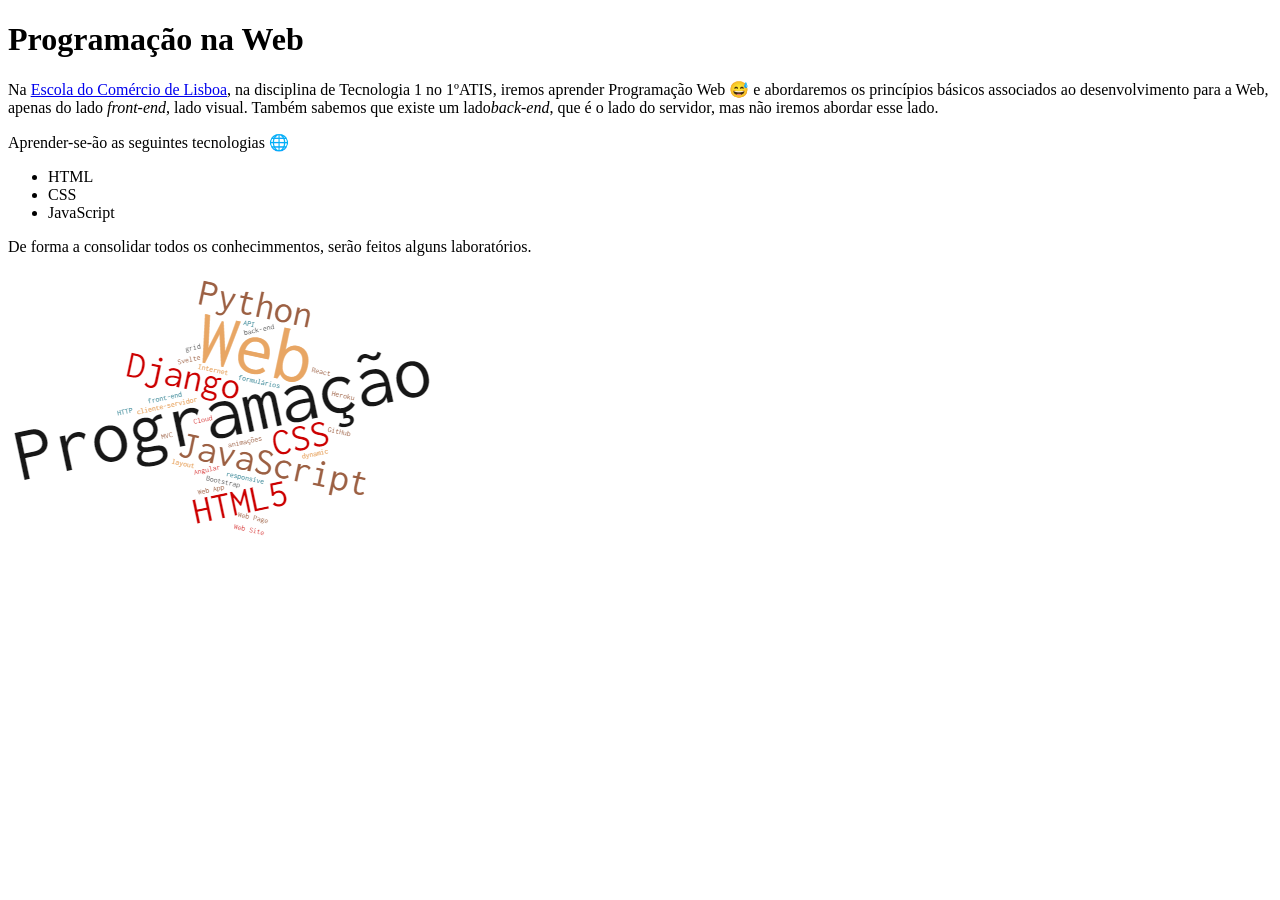
<file: index.html>
<!DOCTYPE html>
<html lang="en">
<head>
    <meta charset="UTF-8">
    <meta name="viewport" content="width=device-width, initial-scale=1.0">
    <title>A minha primeira página</title>
</head>
<body>
    <h1>Programação na Web</h1>
    <p>Na <a href="https://escolacomerciolisboa.pt/">Escola do Comércio de Lisboa</a>, na disciplina de Tecnologia 1 no 1ºATIS, iremos aprender Programação Web &#128517; e abordaremos os princípios básicos associados ao desenvolvimento para a Web, apenas do lado <i>front-end</i>, lado visual. Também sabemos que existe um lado<i>back-end</i>, que é o lado do servidor, mas não iremos abordar esse lado.
    </p>
    <p>Aprender-se-ão as seguintes tecnologias &#127760;</p>
    <ul>
        <li>HTML</li>
        <li>CSS</li>
        <li>JavaScript</li>
    </ul>
    <p>De forma a consolidar todos os conhecimmentos, serão feitos alguns laboratórios.</p>
    <img src="images/wordcloud.png" alt="">
</body>
</html>
</file>
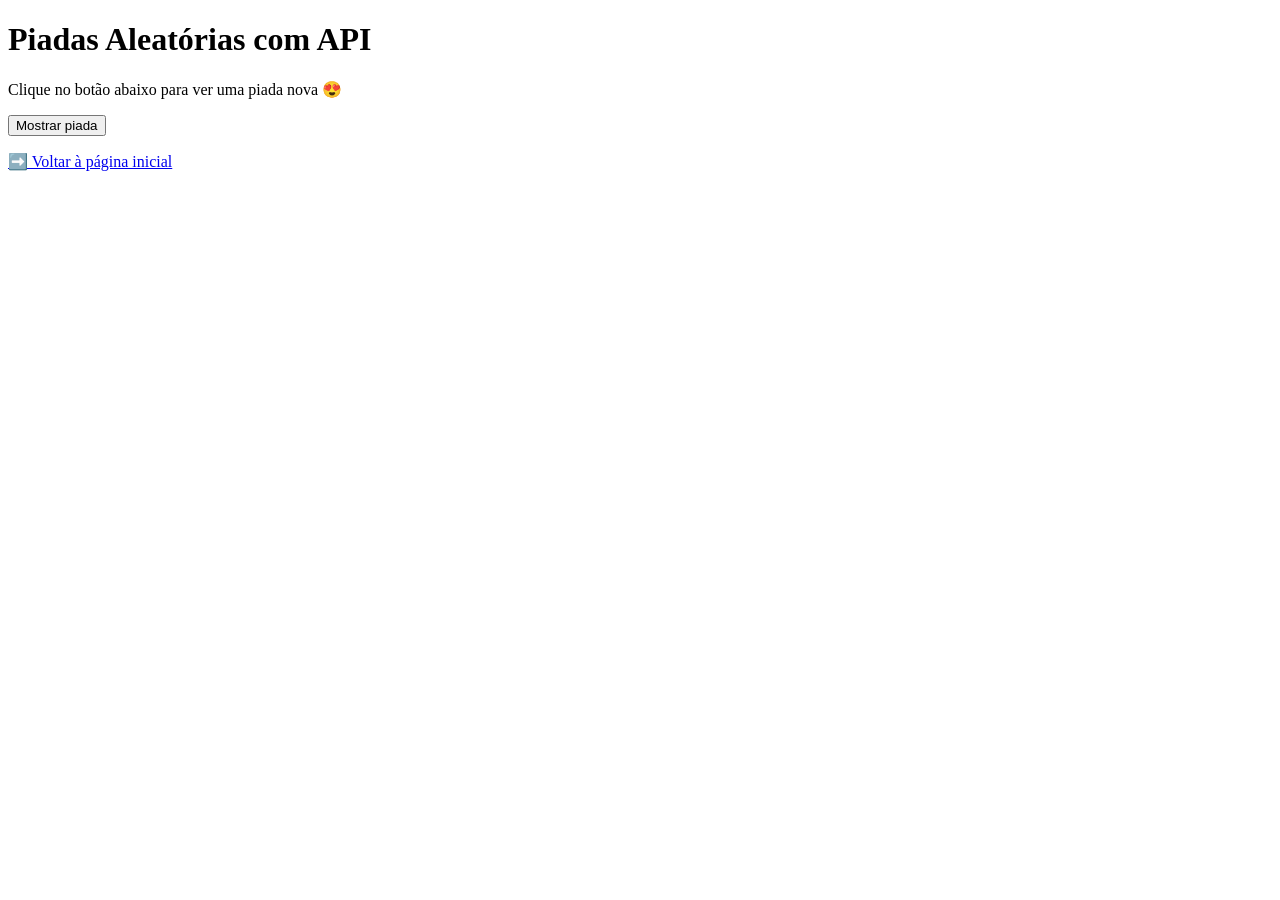
<file: piadas.html>
<!DOCTYPE html>
<html lang="pt">
<head>
    <meta charset="UTF-8">
    <title>Piadas com API</title>
</head>
<body>
    <h1>Piadas Aleatórias com API</h1>
    <p>Clique no botão abaixo para ver uma piada nova 😍</p>

    <button id="btn">Mostrar piada</button>
    <p id="piada"></p>

    <p><a href="index.html">➡️ Voltar à página inicial</a></p>

<script src="script.js"></script>

</body>
</html>
</file>
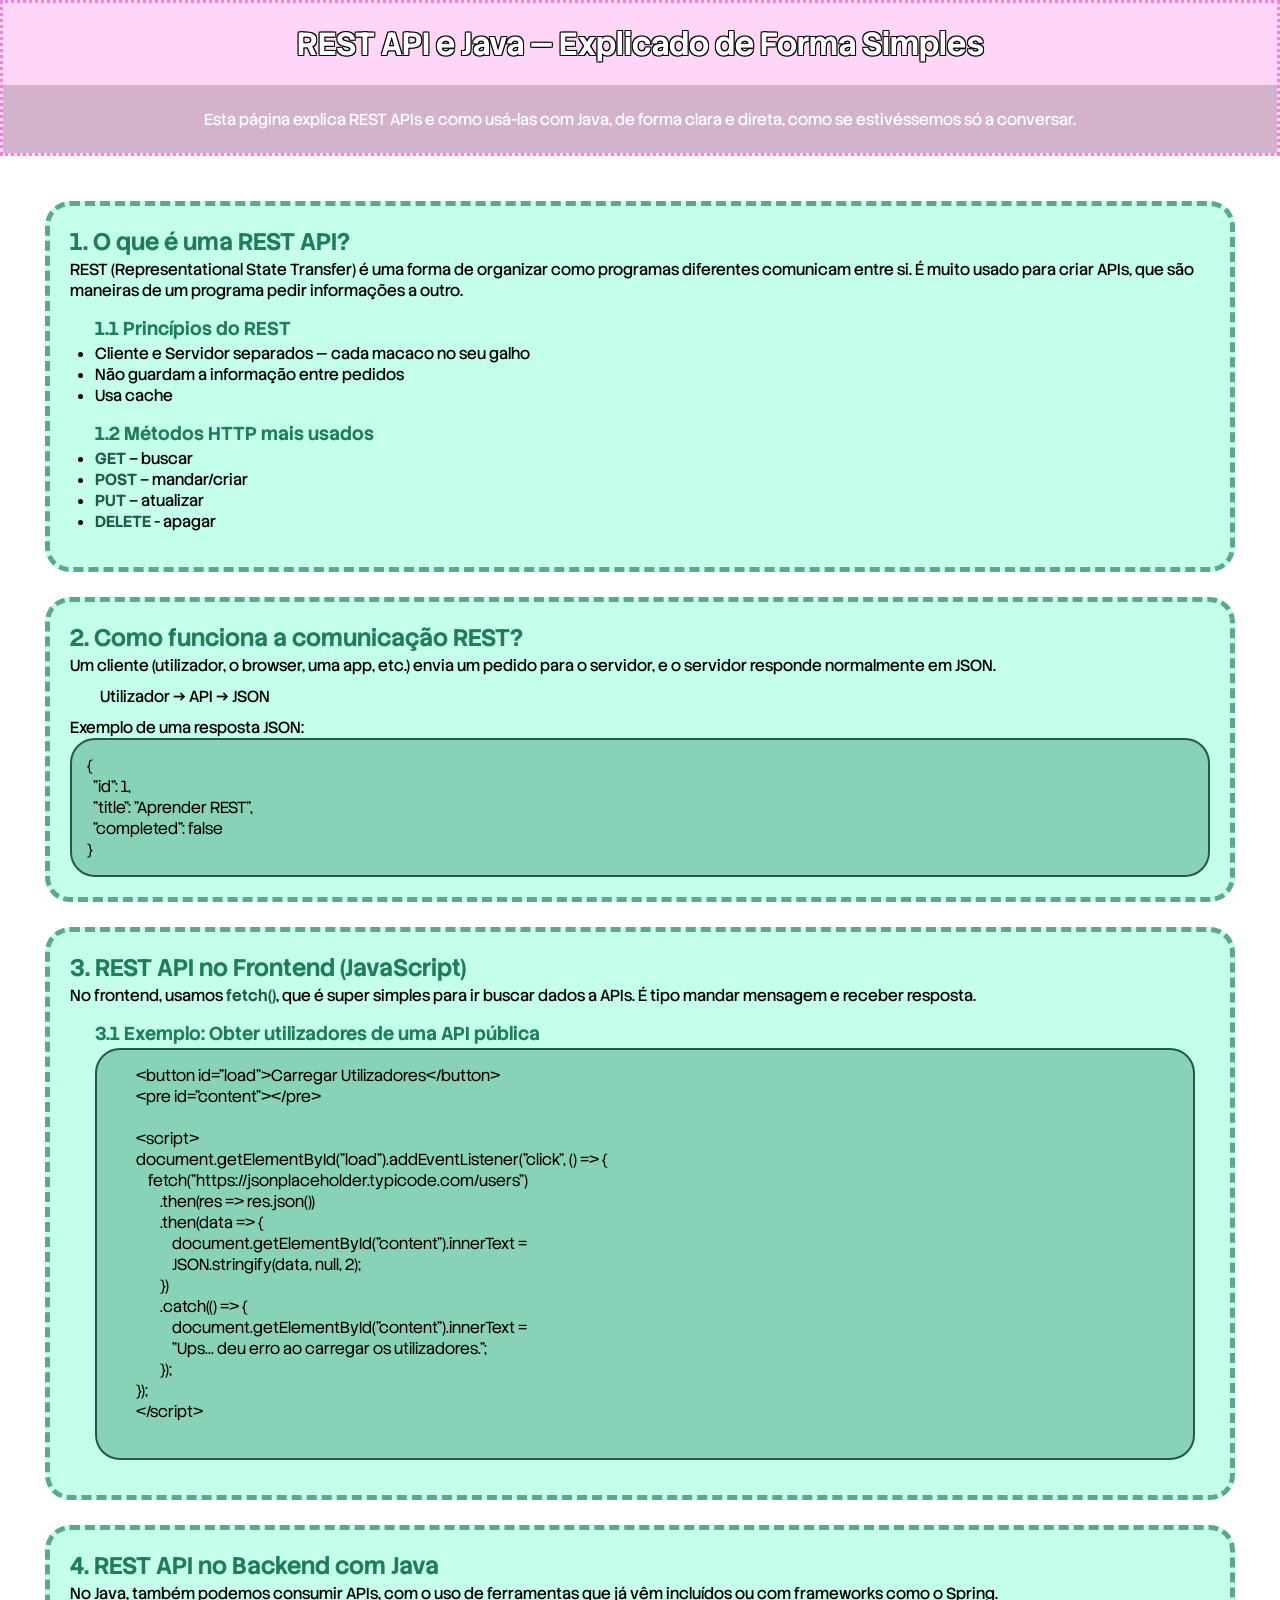
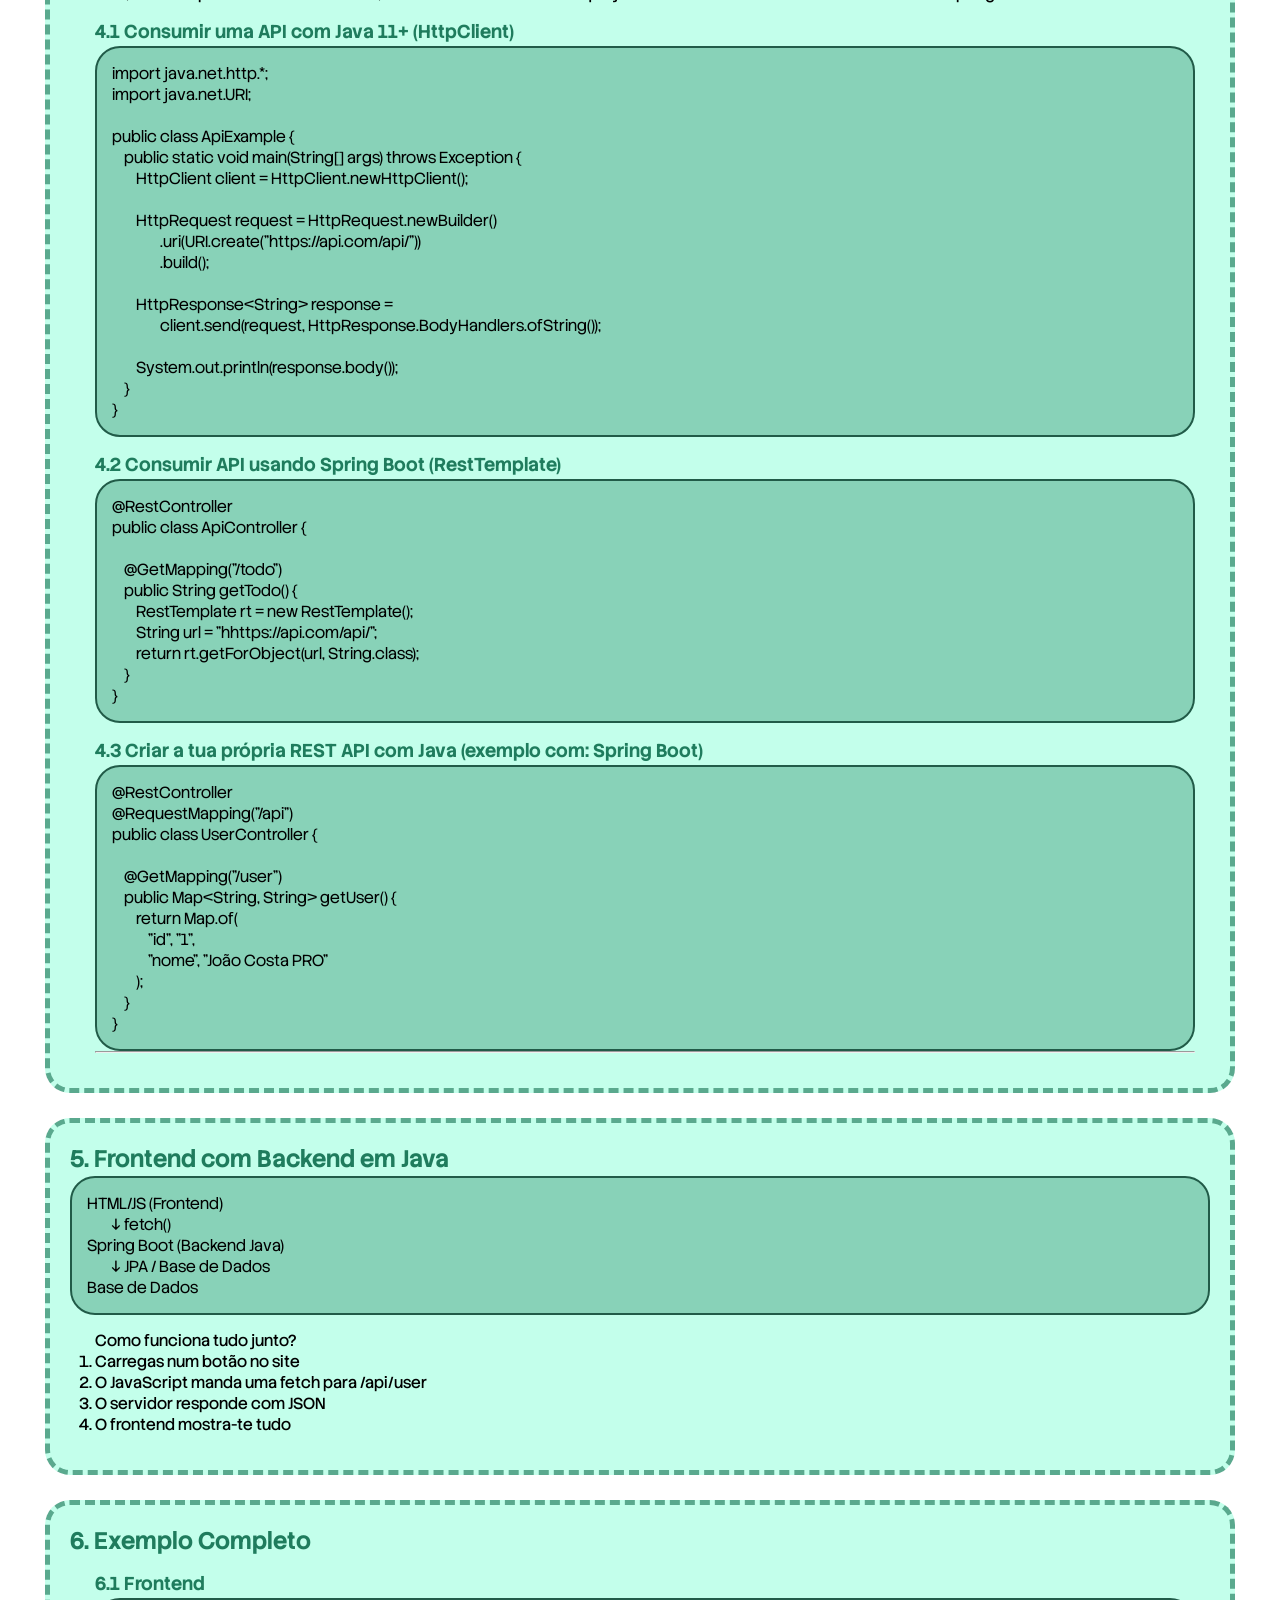
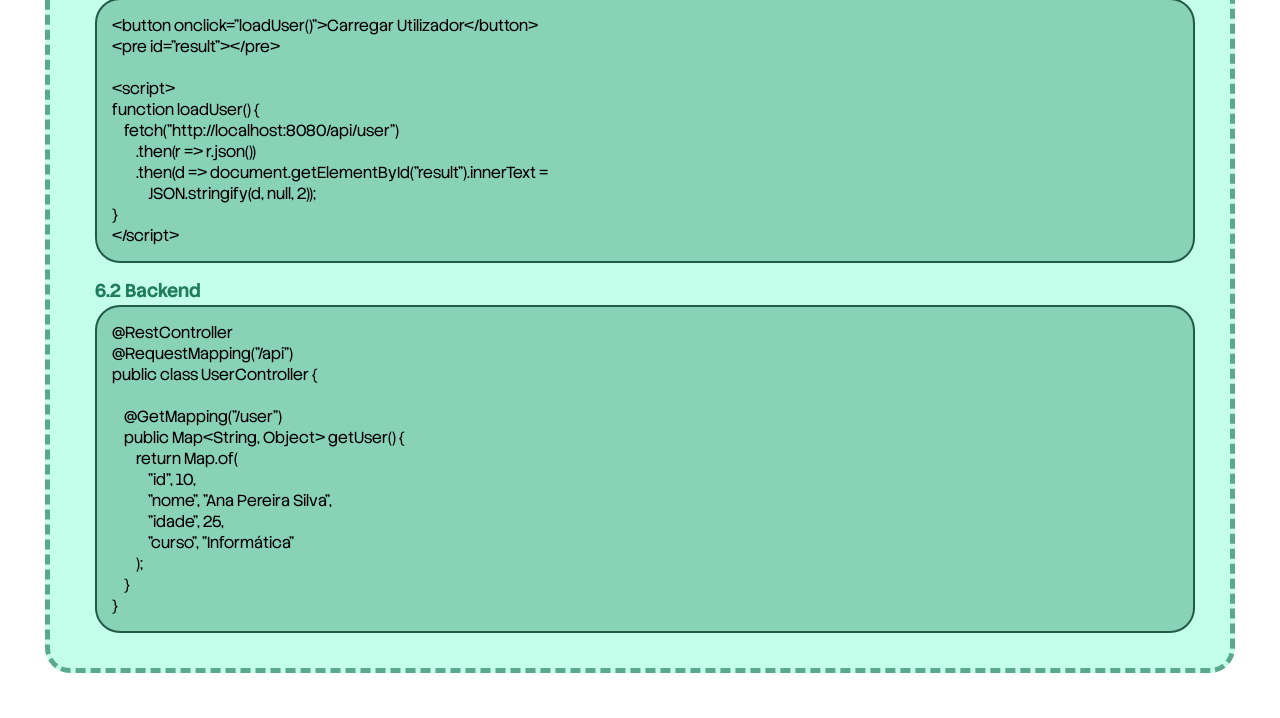
<file: rest-api.html>
<!DOCTYPE html>
<html lang="pt">
<head>
    <meta charset="UTF-8">
    <title>REST API e Integração com Java</title>
    <link rel="stylesheet" href="styles.css">
    <link rel="preconnect" href="https://fonts.googleapis.com">
    <link rel="preconnect" href="https://fonts.gstatic.com" crossorigin>
    <link href="https://fonts.googleapis.com/css2?family=Stack+Sans+Headline:wght@200..700&display=swap" rel="stylesheet">
    <link rel="stylesheet" href="styles.css">
</head>
<body>
<header>
    <h1>REST API e Java — Explicado de Forma Simples</h1>
    <div>Esta página explica REST APIs e como usá-las com Java, de forma clara e direta, como se estivéssemos só a conversar.</div>
</header>
    <main>
        <div class="section">
            <h2>1. O que é uma REST API?</h2>
            <p>REST (Representational State Transfer) é uma forma de organizar como programas diferentes comunicam entre si. É muito usado para criar APIs, que são maneiras de um programa pedir informações a outro.</p>
            <div class="subsection">
        <h3>1.1 Princípios do REST</h3>
    <ul>
        <li>Cliente e Servidor separados — cada macaco no seu galho</li>
        <li>Não guardam a informação entre pedidos</li>
        <li>Usa cache</li>
    </ul>
        </div>
        <div class="subsection">
            <h3>1.2 Métodos HTTP mais usados</h3>
            <ul>
                <li><b>GET</b> – buscar </li>
                <li><b>POST</b> – mandar/criar</li>
                <li><b>PUT</b> – atualizar</li>
                <li><b>DELETE</b> - apagar</li>
            </ul>
        </div>
        </div>

        <div class="section">
            <h2>2. Como funciona a comunicação REST?</h2>

    <p>Um cliente (utilizador, o browser, uma app, etc.) envia um pedido para o servidor, e o servidor responde normalmente em JSON.</p>
    <div class="showoff">
        Utilizador → API → JSON
    </div>


    <p>Exemplo de uma resposta JSON:</p>

<pre>{
  "id": 1,
  "title": "Aprender REST",
  "completed": false
}</pre>
        </div>



<div class="section">
    <h2>3. REST API no Frontend (JavaScript)</h2>

    <p>No frontend, usamos <b>fetch()</b>, que é super simples para ir buscar dados a APIs. É tipo mandar mensagem e receber resposta.</p>

    <div class="subsection">
        <h3>3.1 Exemplo: Obter utilizadores de uma API pública</h3>

        <pre>
        &lt;button id="load"&gt;Carregar Utilizadores&lt;/button&gt;
        &lt;pre id="content"&gt;&lt;/pre&gt;
        
        &lt;script&gt;
        document.getElementById("load").addEventListener("click", () =&gt; {
            fetch("https://jsonplaceholder.typicode.com/users")
                .then(res =&gt; res.json())
                .then(data =&gt; {
                    document.getElementById("content").innerText =
                    JSON.stringify(data, null, 2);
                })
                .catch(() =&gt; {
                    document.getElementById("content").innerText =
                    "Ups... deu erro ao carregar os utilizadores.";
                });
        });
        &lt;/script&gt;
        </pre>
        
    </div>
</div>
    
    
<div class="section">
    <h2>4. REST API no Backend com Java</h2>

    <p>No Java, também podemos consumir APIs, com o uso de ferramentas que já vêm incluídos ou com frameworks como o Spring.</p>
<div class="subsection">
    <h3>4.1 Consumir uma API com Java 11+ (HttpClient)</h3>

<pre>
import java.net.http.*;
import java.net.URI;

public class ApiExample {
    public static void main(String[] args) throws Exception {
        HttpClient client = HttpClient.newHttpClient();

        HttpRequest request = HttpRequest.newBuilder()
                .uri(URI.create("https://api.com/api/"))
                .build();

        HttpResponse&lt;String&gt; response =
                client.send(request, HttpResponse.BodyHandlers.ofString());

        System.out.println(response.body());
    }
}
</pre>
</div>
    
    <div class="subsection">
    <h3>4.2 Consumir API usando Spring Boot (RestTemplate)</h3>

<pre>
@RestController
public class ApiController {

    @GetMapping("/todo")
    public String getTodo() {
        RestTemplate rt = new RestTemplate();
        String url = "hhttps://api.com/api/";
        return rt.getForObject(url, String.class);
    }
}
</pre>
</div>
<div class="subsection">
    <h3>4.3 Criar a tua própria REST API com Java (exemplo com: Spring Boot)</h3>

<pre>
@RestController
@RequestMapping("/api")
public class UserController {

    @GetMapping("/user")
    public Map&lt;String, String&gt; getUser() {
        return Map.of(
            "id", "1",
            "nome", "João Costa PRO"
        );
    }
}
</pre>

    <hr>
</div>
</div>
<div class="section">
    <h2>5. Frontend com Backend em Java</h2>

<pre>
HTML/JS (Frontend)
        ↓ fetch()
Spring Boot (Backend Java)
        ↓ JPA / Base de Dados
Base de Dados
</pre>
<div class="subsection">
    <p>Como funciona tudo junto?</p>
    <ol>
        <li>Carregas num botão no site</li>
        <li>O JavaScript manda uma fetch para /api/user</li>
        <li>O servidor responde com JSON</li>
        <li>O frontend mostra-te tudo</li>
    </ol>
</div>
</div>
    
     <div class="section">
    <h2>6. Exemplo Completo</h2>

    <div class="subsection">
    <h3>6.1 Frontend</h3>
<pre>
&lt;button onclick="loadUser()"&gt;Carregar Utilizador&lt;/button&gt;
&lt;pre id="result"&gt;&lt;/pre&gt;

&lt;script&gt;
function loadUser() {
    fetch("http://localhost:8080/api/user")
        .then(r =&gt; r.json())
        .then(d =&gt; document.getElementById("result").innerText =
            JSON.stringify(d, null, 2));
}
&lt;/script&gt;
</pre>
</div>
<div class="subsection">
    <h3>6.2 Backend</h3>
<pre>
@RestController
@RequestMapping("/api")
public class UserController {

    @GetMapping("/user")
    public Map&lt;String, Object&gt; getUser() {
        return Map.of(
            "id", 10,
            "nome", "Ana Pereira Silva",
            "idade", 25,
            "curso", "Informática"
        );
    }
}
</pre>
</div>
</div>
    </main>
</body>
</html>
</file>
<file: styles.css>
* {
        margin: 0px;
        padding: 0px;
        font-family: "Stack Sans Headline", sans-serif;
        font-optical-sizing: auto;
        font-style: normal;
    }
    header{
        height: 150px;
        background-color: rgb(255, 214, 247);
        display: flex;
        flex-direction: column;
        text-align: center;
        border-style: dotted;
        border-color: rgb(246, 126, 226);
        border-width: 3px;;
        color: white;

        h1 {
            padding: 20px;
            text-shadow: -1px -1px 0 #000, 1px -1px 0 #000, -1px 1px 0 #000, 1px 1px 0 #000;
        }
        div {
            display: flex;
            justify-content: center;
            align-items: center;
            height: 250px;
            background-color: rgb(211, 179, 204);
        }
    }
    main {
        padding:20px;
        background-image: url(https://64.media.tumblr.com/fad5acf8e8720fe9096aa575117d48cd/tumblr_oedw5v5oev1rh2n3qo1_500.gif);
        
    }
    .section
        {
           background-color: rgb(195, 255, 235);
           border-radius: 25px;
           padding: 20px;
           margin: 25px;
           border-style: dashed;
           border-width: 5px;
           border-color: rgb(90, 169, 142);
           
           h2, h3{
                color: rgb(31, 124, 93);
                margin-bottom: 2px;
           }
           b {
            color: rgb(33, 91, 72);
           }

           .subsection {
            margin: 15px;
            padding-left: 10px;
           }
           pre {
            border-width: 2px;
            border-style:solid;
            border-radius: 25px;
            border-color:rgb(33, 91, 72);
            padding: 15px;
            background-color: rgb(136, 210, 184);;
            font-weight: 300;
            display: flex;
            flex-direction: column;
            justify-content: center;
           }
           .showoff {
            margin-top: 10px;
            margin-bottom: 10px;
            margin-left: 30px;
           }
        }
</file>
